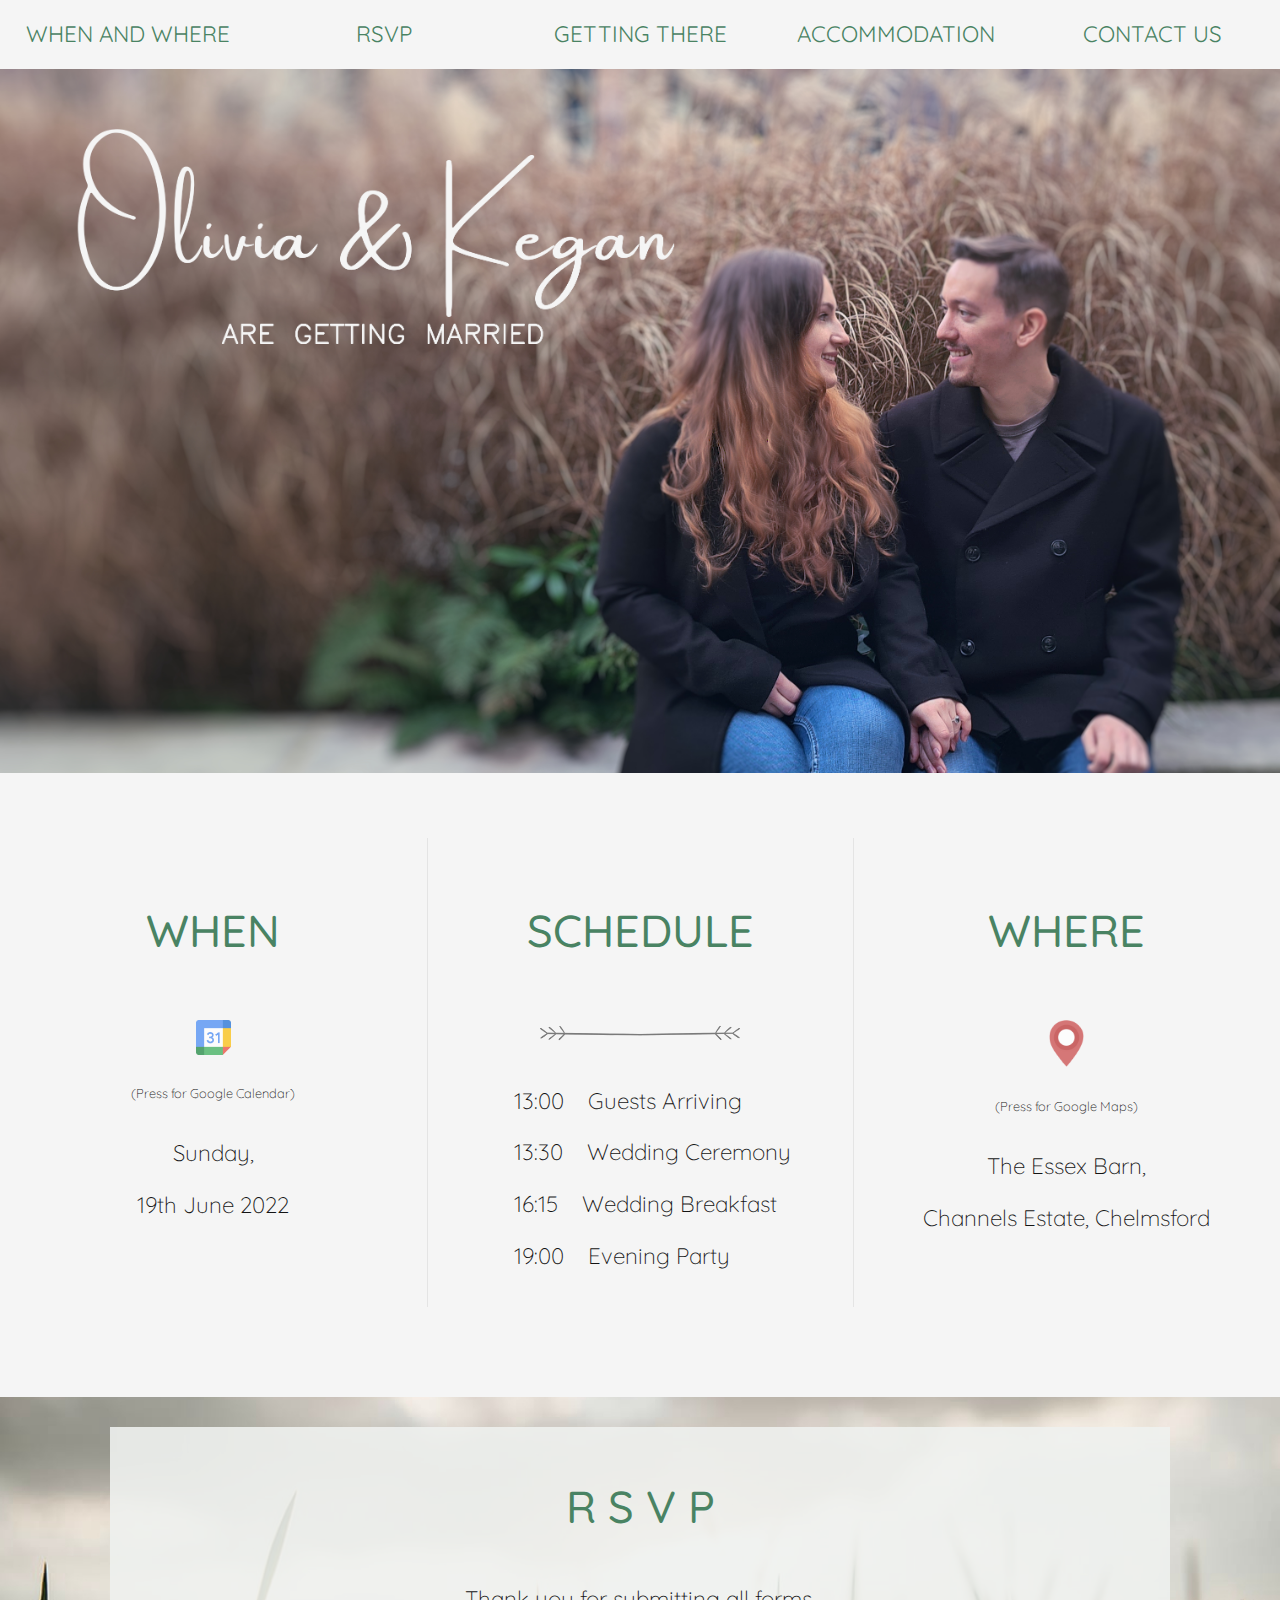
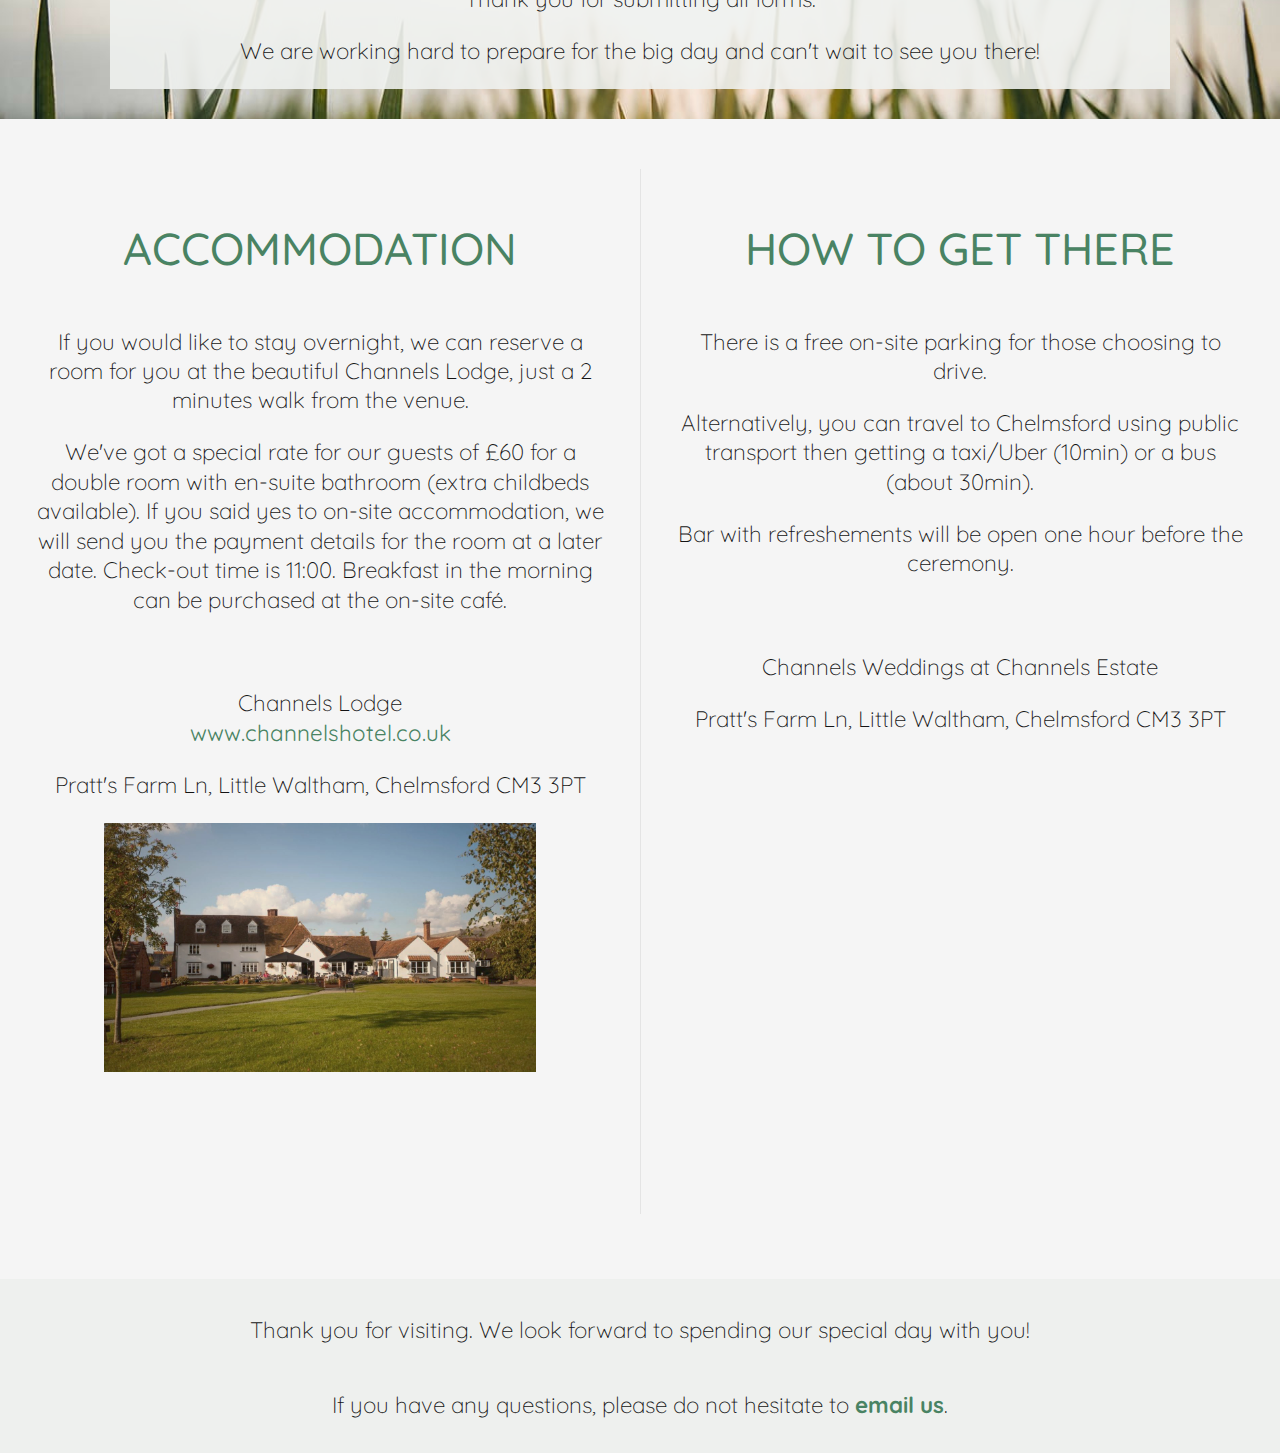
<file: index.html>
<!DOCTYPE html>
<html lang="en">
    <head>
        <meta charset="UTF-8" />
        <meta http-equiv="X-UA-Compatible" content="IE=edge" />
        <meta name="viewport" content="width=device-width, initial-scale=1.0" />
        <link rel="icon" type="image/icon" href="favicon.ico" sizes="16x16" />
        <link rel="stylesheet" href="index.css" />
        <link rel="preconnect" href="https://fonts.googleapis.com" />
        <link rel="preconnect" href="https://fonts.gstatic.com" crossorigin />
        <link
            href="https://fonts.googleapis.com/css2?family=Quicksand:wght@300;400;500&display=swap"
            rel="stylesheet"
        />
        <script src="index.js"></script>
        <title>Kegan and Olivia</title>
    </head>
    <body>
        <header>
            <div class="header-top">
                <div class="nav-item"><a href="#section1">When and where</a></div>
                <div class="nav-item"><a href="#section2">RSVP</a></div>
                <div class="nav-item"><a href="#section5">Getting there</a></div>
                <div class="nav-item"><a href="#section3">Accommodation</a></div>
                <div class="nav-item"><a href="#section4">Contact Us</a></div>
            </div>
        </header>

        <div id="main-container">
            <section id="top">
                <div class="picture-top"></div>
            </section>

            <section id="main">
                <div>
                    <section id="bright-details">
                        <div class="container triple">
                            <div class="col1-3 border-line">
                                <h3 id="section1">When</h3>
                                <div class="col1-3-text">
                                    <div>
                                        <a
                                            target="_blank"
                                            href="https://www.google.com/calendar/render?action=TEMPLATE&text=Wedding+Kegan+and+Olivia&dates=20220619T130000UTC/20220620T000000UTC&location=Channels+Weddings+at+Channels+Estate,+Pratt's+Farm+Ln,+Little+Waltham,+Chelmsford+CM3+3PT,+UK&sf=true&output=xml"
                                            ><img src="Graphics/Google.jpeg" class="icons" />
                                        </a>
                                    </div>
                                    <p class="small-print">(Press for Google Calendar)</p>
                                    <p>Sunday,</p>
                                    <p>19th June 2022</p>
                                </div>
                            </div>

                            <div class="col1-3 border-line">
                                <h3>Schedule</h3>
                                <div class="col1-3-text">
                                    <div><img src="Graphics/line.png" class="line" /></div>
                                    <ul class="schedule-list">
                                        <li><p>13:00&nbsp;&nbsp;&nbsp;&nbsp;Guests Arriving</p></li>
                                        <li>
                                            <p>13:30&nbsp;&nbsp;&nbsp;&nbsp;Wedding Ceremony</p>
                                        </li>
                                        <li>
                                            <p>16:15&nbsp;&nbsp;&nbsp;&nbsp;Wedding Breakfast</p>
                                        </li>
                                        <li><p>19:00&nbsp;&nbsp;&nbsp;&nbsp;Evening Party</p></li>
                                    </ul>
                                </div>
                            </div>

                            <div class="col1-3 border-line">
                                <h3>Where</h3>
                                <div class="col1-3-text">
                                    <div>
                                        <a href="#section5"
                                            ><img src="Graphics/Mappin.jpeg" class="icons" />
                                        </a>
                                    </div>
                                    <p class="small-print">(Press for Google Maps)</p>
                                    <p>The Essex Barn,</p>
                                    <p>Channels Estate, Chelmsford</p>
                                </div>
                            </div>
                        </div>
                    </section>

                    <section id="dark-form">
                        <div class="container quadra">
                            <div class="col1-4"></div>
                            <div class="col2-4 dark-middle" id="section2">

                                <h3>R S V P</h3>

                                <p>Thank you for submitting all forms.</p>
                                <p>We are working hard to prepare for the big day and can't wait to see you there!</p>
                                <!-- 
                                <p>Please submit by <b>28th February</b>.</p>
                                <p>
                                    "We know it isn't traditional, not the way it's done,<br />
                                    But instead of flowers, we'd love some wine!"
                                </p>
                                <form id="rsvp-form" method="POST">
                                    <label>
                                        <input
                                            type="text"
                                            name="name-surname-ad1"
                                            placeholder="Adult 1: Name & Surname"
                                        /> </label
                                    ><br />
                                    <label>
                                        <input
                                            type="text"
                                            name="name-surname-ad2"
                                            placeholder="Adult 2: Name & Surname (if applicable)"
                                        />
                                    </label>
                                    <br />
                                    <label>
                                        <input
                                            type="email"
                                            name="email"
                                            placeholder="Email address"
                                        />
                                    </label>
                                    <br />

                                    <input
                                        id="accepted"
                                        type="radio"
                                        name="ifcoming"
                                        value="accept"
                                        checked
                                    />
                                    <label> ACCEPT: Wouldn't miss it for the world! </label>
                                    <br />
                                    <input
                                        id="declined"
                                        type="radio"
                                        name="ifcoming"
                                        value="decline"
                                    />
                                    <label>
                                        DECLINE: Will celebrate from afar and forever regret this
                                        decision
                                    </label>

                                    <br /><br />
                                    <label>
                                        <input
                                            class="accept-inputs"
                                            type="text"
                                            name="names-children"
                                            placeholder="Names of children attending (if applicable)"
                                        />
                                    </label>
                                    <br />
                                    <label>
                                        <input
                                            class="accept-inputs"
                                            type="text"
                                            name="accomodation-required"
                                            placeholder="Do you require on-site accommodation?"
                                        />
                                    </label>
                                    <br />
                                    <label
                                        ><input
                                            class="accept-inputs"
                                            type="text"
                                            name="diet-requirements"
                                            placeholder="Dietary requirements / allergies"
                                    /></label>
                                    <br />
                                    <label>
                                        <input
                                            class="accept-inputs"
                                            type="text"
                                            name="song-request"
                                            placeholder="I promise to dance if you play...  ♫ ♪"
                                        />
                                    </label>

                                    <label>
                                        <p>Anything else we should know?</p>
                                        <textarea name="notes" value="additional-notes"></textarea>
                                    </label>
                                    <br />

                                    <button id="btn-confirm" type="submit" value="SUBMIT">
                                        SUBMIT
                                    </button>
                                </form>
                                <div><p id="submitted-form"></p></div>
                                -->
                            </div>
                            <div class="col1-4"></div>
                        </div>
                    </section>

                    <section id="bright-accomo">
                        <div class="container double">
                            <div class="col1-2 border-line">
                                <h3 id="section3">Accommodation</h3>
                                <div class="col1-2-text">
                                    <p>
                                        If you would like to stay overnight, we can reserve a room
                                        for you at the beautiful Channels Lodge, just a 2 minutes
                                        walk from the venue.
                                    </p>

                                    <p>
                                        We've got a special rate for our guests of £60 for a double
                                        room with en-suite bathroom (extra childbeds available). If
                                        you said yes to on-site accommodation, we will send you the
                                        payment details for the room at a later date. Check-out time
                                        is 11:00. Breakfast in the morning can be purchased at the
                                        on-site café.
                                    </p>

                                    <br />
                                    <p>
                                        Channels Lodge<br />
                                        <a href="https://channelshotel.co.uk/"
                                            >www.channelshotel.co.uk</a
                                        >
                                    </p>
                                    <p>Pratt's Farm Ln, Little Waltham, Chelmsford CM3 3PT</p>
                                    <img
                                        src="Graphics/channelslodge.jpg"
                                        class="acc-img"
                                        alt="Channels Lodge"
                                    />
                                </div>
                            </div>
                            <div class="col1-2">
                                <h3 id="section5">How to get there</h3>
                                <div class="col1-2-text">
                                    <p>
                                        There is a free on-site parking for those choosing to drive.
                                    </p>
                                    <p>
                                        Alternatively, you can travel to Chelmsford using public
                                        transport then getting a taxi/Uber (10min) or a bus (about
                                        30min).
                                    </p>
                                    <p>
                                        Bar with refreshements will be open one hour before the
                                        ceremony.
                                    </p>
                                    <br />
                                    <p>Channels Weddings at Channels Estate</p>
                                    <p>Pratt's Farm Ln, Little Waltham, Chelmsford CM3 3PT</p>

                                    <iframe
                                        id="map"
                                        src="https://www.google.com/maps/embed?pb=!1m18!1m12!1m3!1d2468.8003418735025!2d0.49611581593240267!3d51.773257099050404!2m3!1f0!2f0!3f0!3m2!1i1024!2i768!4f13.1!3m3!1m2!1s0x47d8eeb39610ac19%3A0x3ec069cb67d38439!2sChannels%20Weddings%20at%20Channels%20Estate!5e0!3m2!1sen!2suk!4v1642700496353!5m2!1sen!2suk"
                                        width="600"
                                        height="450"
                                        style="border: 0"
                                        allowfullscreen=""
                                        loading="lazy"
                                    ></iframe>
                                </div>
                            </div>
                        </div>
                    </section>

                    <section id="dark-footer">
                        <div class="container-bottom" id="section4">
                            <p>
                                Thank you for visiting. We look forward to spending our special day
                                with you!
                            </p>
                            <p>
                                If you have any questions, please do not hesitate to
                                <a href="mailto:kegvia@gmail.com?subject=Wedding Query"
                                    ><b>email us</b></a
                                >.
                            </p>
                        </div>
                    </section>
                </div>
            </section>
        </div>
    </body>
</html>

<!--   <div><img src="Graphics/alarmclock.jpeg" class="icons" ></div> -->
</file>
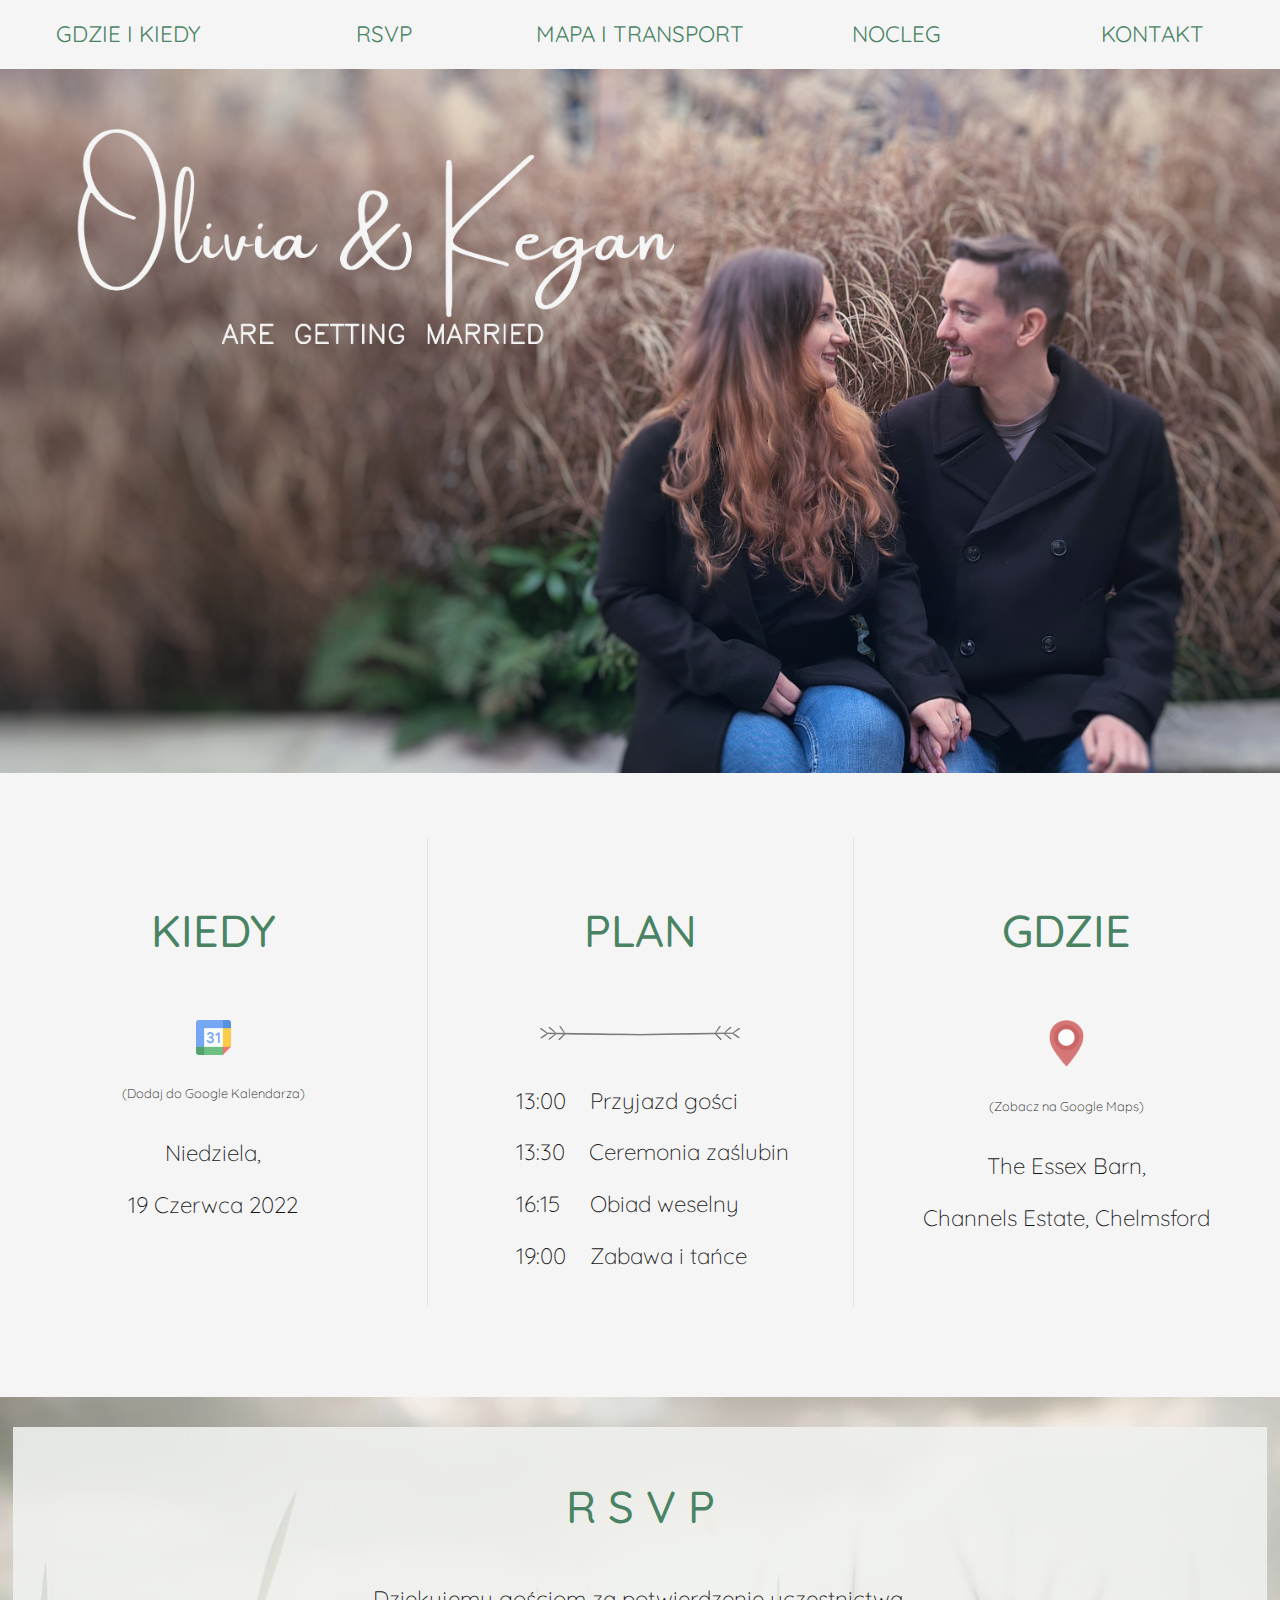
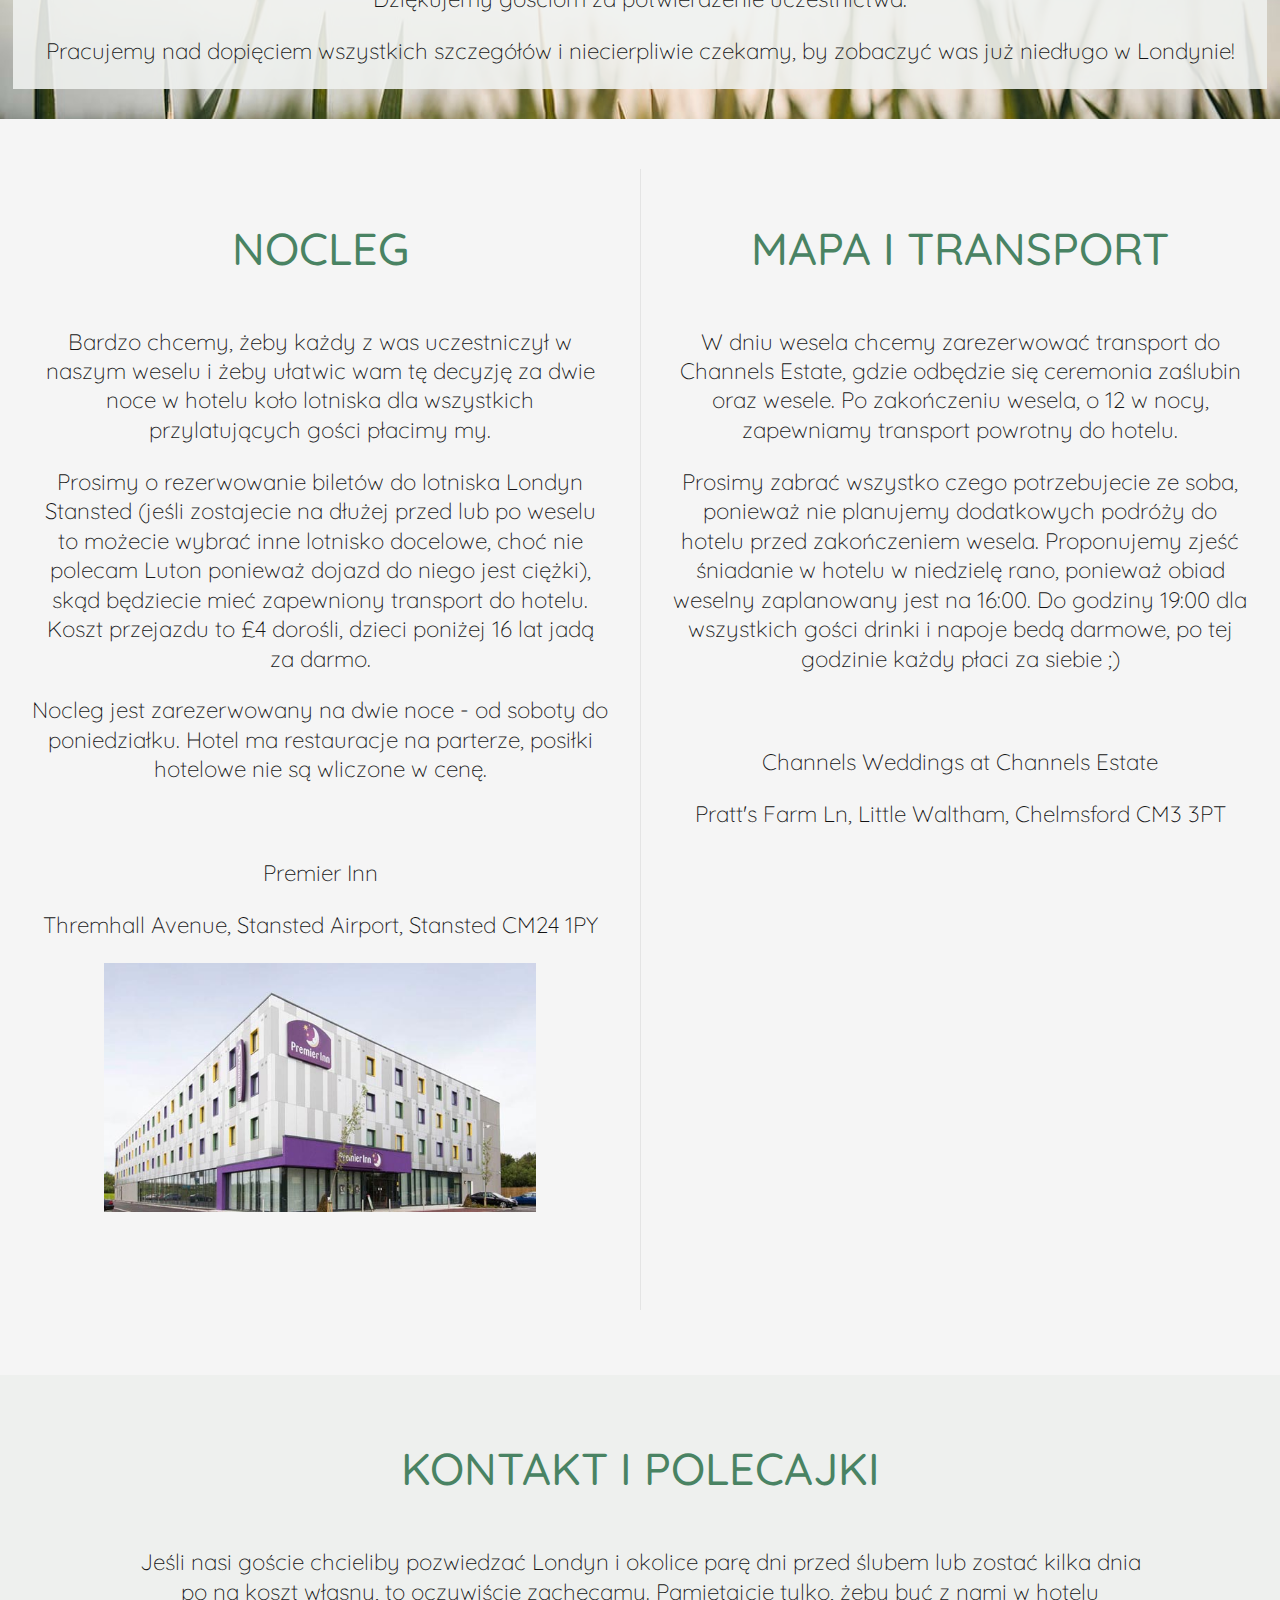
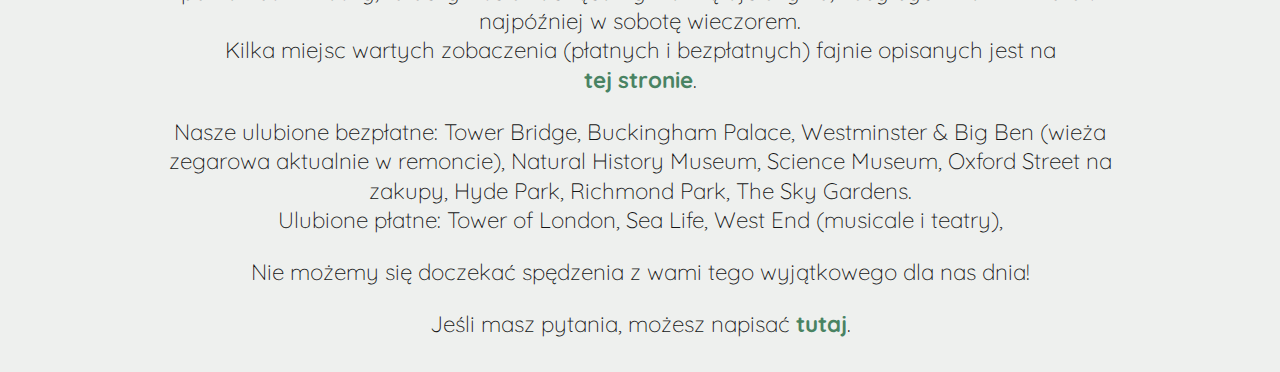
<file: pl/index.html>
<!DOCTYPE html>
<html lang="en">
    <head>
        <meta charset="UTF-8" />
        <meta http-equiv="X-UA-Compatible" content="IE=edge" />
        <meta name="viewport" content="width=device-width, initial-scale=1.0" />
        <link rel="icon" type="image/icon" href="/favicon.ico" sizes="16x16" />
        <link rel="stylesheet" href="/index.css" />
        <link rel="preconnect" href="https://fonts.googleapis.com" />
        <link rel="preconnect" href="https://fonts.gstatic.com" crossorigin />
        <link
            href="https://fonts.googleapis.com/css2?family=Quicksand:wght@300;400;500&display=swap"
            rel="stylesheet"
        />
        <script src="./index.js"></script>
        <title>Kegan and Olivia</title>
    </head>
    <body>
        <header>
            <div class="header-top">
                <div class="nav-item"><a href="#section1">Gdzie i kiedy</a></div>
                <div class="nav-item"><a href="#section2">RSVP</a></div>
                <div class="nav-item"><a href="#section5">Mapa i transport</a></div>
                <div class="nav-item"><a href="#section3">Nocleg</a></div>
                <div class="nav-item"><a href="#section4">Kontakt</a></div>
            </div>
        </header>

        <div id="main-container">
            <section id="top">
                <div class="picture-top"></div>
            </section>

            <section id="main">
                <div>
                    <section id="bright-details">
                        <div class="container triple">
                            <div class="col1-3 border-line">
                                <h3 id="section1">Kiedy</h3>
                                <div class="col1-3-text">
                                    <div>
                                        <a
                                            target="_blank"
                                            href="https://www.google.com/calendar/render?action=TEMPLATE&text=Wedding+Kegan+and+Olivia&dates=20220619T130000UTC/20220620T000000UTC&location=Channels+Weddings+at+Channels+Estate,+Pratt's+Farm+Ln,+Little+Waltham,+Chelmsford+CM3+3PT,+UK&sf=true&output=xml"
                                            ><img src="/Graphics/Google.jpeg" class="icons" />
                                        </a>
                                    </div>
                                    <p class="small-print">(Dodaj do Google Kalendarza)</p>
                                    <p>Niedziela,</p>
                                    <p>19 Czerwca 2022</p>
                                </div>
                            </div>

                            <div class="col1-3 border-line">
                                <h3>Plan</h3>
                                <div class="col1-3-text">
                                    <div><img src="/Graphics/line.png" class="line" /></div>
                                    <ul class="schedule-list">
                                        <li><p>13:00&nbsp;&nbsp;&nbsp;&nbsp;Przyjazd gości</p></li>
                                        <li>
                                            <p>13:30&nbsp;&nbsp;&nbsp;&nbsp;Ceremonia zaślubin</p>
                                        </li>
                                        <li>
                                            <p>16:15&nbsp;&nbsp;&nbsp;&nbsp;&nbsp;Obiad weselny</p>
                                        </li>
                                        <li>
                                            <p>19:00&nbsp;&nbsp;&nbsp;&nbsp;Zabawa i tańce</p>
                                        </li>
                                    </ul>
                                </div>
                            </div>

                            <div class="col1-3 border-line">
                                <h3>Gdzie</h3>
                                <div class="col1-3-text">
                                    <div>
                                        <a href="#section5"
                                            ><img src="/Graphics/Mappin.jpeg" class="icons" />
                                        </a>
                                    </div>
                                    <p class="small-print">(Zobacz na Google Maps)</p>
                                    <p>The Essex Barn,</p>
                                    <p>Channels Estate, Chelmsford</p>
                                </div>
                            </div>
                        </div>
                    </section>

                    <section id="dark-form">
                        <div class="container quadra">
                            <div class="col1-4"></div>
                            <div class="col2-4 dark-middle" id="section2">
                                <h3>R S V P</h3>

                                <p>Dziękujemy gościom za potwierdzenie uczestnictwa.</p>
                                <p>Pracujemy nad dopięciem wszystkich szczegółów i niecierpliwie czekamy, by zobaczyć was już niedługo w Londynie!</p>
                                <!--
                                <p>
                                    Prosimy o wypełnienie formularza i potwierdzenie uczestnictwa do
                                    <b>28 lutego.</b>
                                </p>
                                <p>
                                    "Na wesele przybywajcie o prezenty się nie martwcie,<br />
                                    By nie składać ich na stercie niechaj zmieszczą się w
                                    kopercie.<br />
                                    Bardzo chcemy wszystkich prosić, by nam kwiatów nie
                                    przynosić.<br />
                                    Stąd wiadomość ku publice: Chcemy z winem mieć piwnicę!"
                                </p>
                                <form id="rsvp-form" method="POST">
                                    <label>
                                        <input
                                            type="text"
                                            name="name-surname-ad1"
                                            placeholder="Dorosły 1: Imię i nazwisko"
                                        /> </label
                                    ><br />
                                    <label>
                                        <input
                                            type="text"
                                            name="name-surname-ad2"
                                            placeholder="Dorosły 2: Imię i nazwisko"
                                        />
                                    </label>
                                    <br />
                                    <label>
                                        <input type="email" name="email" placeholder="Email" />
                                    </label>
                                    <br />

                                    <input
                                        id="accepted"
                                        type="radio"
                                        name="ifcoming"
                                        value="accept"
                                        checked
                                    />
                                    <label> POTWIERDZAM: Oczywiście, że będziemy! </label>
                                    <br />
                                    <input
                                        id="declined"
                                        type="radio"
                                        name="ifcoming"
                                        value="decline"
                                    />
                                    <label> ODMAWIAM: Niestety nie damy rady... </label>

                                    <br /><br />
                                    <label>
                                        <input
                                            class="accept-inputs"
                                            type="text"
                                            name="names-children"
                                            placeholder="Imiona dzieci"
                                        />
                                    </label>
                                    <br />
                                    <label
                                        ><input
                                            class="accept-inputs"
                                            type="text"
                                            name="diet-requirements"
                                            placeholder="Alergie / wymagania dietetyczne"
                                    /></label>
                                    <br />
                                    <label>
                                        <input
                                            class="accept-inputs"
                                            type="text"
                                            name="song-request"
                                            placeholder="Na tej piosence na pewno będę na parkiecie...  ♫ ♪"
                                        />
                                    </label>

                                    <label>
                                        <p>Informacje i wiadomości dodatkowe:</p>
                                        <textarea name="notes" value="additional-notes"></textarea>
                                    </label>
                                    <br />

                                    <button id="btn-confirm" type="submit" value="SUBMIT">
                                        WYŚLIJ
                                    </button>
                                </form>
                                <div><p id="submitted-form"></p></div>
                                -->
                            </div>
                            <div class="col1-4"></div>
                        </div>
                    </section>

                    <section id="bright-accomo">
                        <div class="container double">
                            <div class="col1-2 border-line">
                                <h3 id="section3">Nocleg</h3>
                                <div class="col1-2-text">
                                    <p>
                                        Bardzo chcemy, żeby każdy z was uczestniczył w naszym weselu
                                        i żeby ułatwic wam tę decyzję za dwie noce w hotelu koło
                                        lotniska dla wszystkich przylatujących gości płacimy my.
                                    </p>

                                    <p>
                                        Prosimy o rezerwowanie biletów do lotniska Londyn Stansted
                                        (jeśli zostajecie na dłużej przed lub po weselu to możecie
                                        wybrać inne lotnisko docelowe, choć nie polecam Luton
                                        ponieważ dojazd do niego jest ciężki), skąd będziecie mieć
                                        zapewniony transport do hotelu. Koszt przejazdu to £4
                                        dorośli, dzieci poniżej 16 lat jadą za darmo.
                                    </p>

                                    <p>
                                        Nocleg jest zarezerwowany na dwie noce - od soboty do
                                        poniedziałku. Hotel ma restauracje na parterze, posiłki
                                        hotelowe nie są wliczone w cenę.
                                    </p>

                                    <br />
                                    <p>Premier Inn</p>
                                    <p>Thremhall Avenue, Stansted Airport, Stansted CM24 1PY</p>
                                    <img
                                        src="/Graphics/StanstedInn.jpg"
                                        class="acc-img"
                                        alt="Premier Inn"
                                    />
                                </div>
                            </div>
                            <div class="col1-2">
                                <h3 id="section5">Mapa i transport</h3>
                                <div class="col1-2-text">
                                    <p>
                                        W dniu wesela chcemy zarezerwować transport do Channels
                                        Estate, gdzie odbędzie się ceremonia zaślubin oraz wesele.
                                        Po zakończeniu wesela, o 12 w nocy, zapewniamy transport
                                        powrotny do hotelu.
                                    </p>
                                    <p>
                                        Prosimy zabrać wszystko czego potrzebujecie ze soba,
                                        ponieważ nie planujemy dodatkowych podróży do hotelu przed
                                        zakończeniem wesela. Proponujemy zjeść śniadanie w hotelu w
                                        niedzielę rano, ponieważ obiad weselny zaplanowany jest na
                                        16:00. Do godziny 19:00 dla wszystkich gości drinki i napoje
                                        bedą darmowe, po tej godzinie każdy płaci za siebie ;)
                                    </p>
                                    <br />
                                    <p>Channels Weddings at Channels Estate</p>
                                    <p>Pratt's Farm Ln, Little Waltham, Chelmsford CM3 3PT</p>

                                    <iframe
                                        id="map"
                                        src="https://www.google.com/maps/embed?pb=!1m18!1m12!1m3!1d2468.8003418735025!2d0.49611581593240267!3d51.773257099050404!2m3!1f0!2f0!3f0!3m2!1i1024!2i768!4f13.1!3m3!1m2!1s0x47d8eeb39610ac19%3A0x3ec069cb67d38439!2sChannels%20Weddings%20at%20Channels%20Estate!5e0!3m2!1sen!2suk!4v1642700496353!5m2!1sen!2suk"
                                        width="600"
                                        height="450"
                                        style="border: 0"
                                        allowfullscreen=""
                                        loading="lazy"
                                    ></iframe>
                                </div>
                            </div>
                        </div>
                    </section>

                    <section id="dark-footer">
                        <div class="container-bottom" id="section4">
                            <div class="info-bottom">
                                <h3>Kontakt i polecajki</h3>
                                <p>
                                    Jeśli nasi goście chcieliby pozwiedzać Londyn i okolice parę dni
                                    przed ślubem lub zostać kilka dnia po na koszt własny, to
                                    oczywiście zachęcamy. Pamiętajcie tylko, żeby być z nami w
                                    hotelu najpóźniej w sobotę wieczorem. <br />
                                    Kilka miejsc wartych zobaczenia (płatnych i bezpłatnych) fajnie
                                    opisanych jest na<br />
                                    <a
                                        href="https://101countriesbefore50.com/anglia/londyn-na-weekend/"
                                        ><b>tej stronie</b></a
                                    >.
                                </p>
                                <p>
                                    Nasze ulubione bezpłatne: Tower Bridge, Buckingham Palace,
                                    Westminster & Big Ben (wieża zegarowa aktualnie w remoncie),
                                    Natural History Museum, Science Museum, Oxford Street na zakupy,
                                    Hyde Park, Richmond Park, The Sky Gardens. <br />Ulubione
                                    płatne: Tower of London, Sea Life, West End (musicale i teatry),
                                    <br />
                                </p>
                                <p>
                                    Nie możemy się doczekać spędzenia z wami tego wyjątkowego dla
                                    nas dnia!
                                </p>
                                <p>
                                    Jeśli masz pytania, możesz napisać
                                    <a href="mailto:kegvia@gmail.com?subject=Slubne pytania"
                                        ><b>tutaj</b></a
                                    >.
                                </p>
                            </div>
                        </div>
                    </section>
                </div>
            </section>
        </div>
    </body>
</html>

<!--   <div><img src="Graphics/alarmclock.jpeg" class="icons" ></div> -->
</file>
<file: index.css>
body {
    text-align: center;
    background-color: rgb(245, 245, 245);
    margin: 0 auto;
    max-width: 100%;
    font-family: 'Quicksand', sans-serif;
    font-size: 1.4rem;
    line-height: 1.31579;
}

#bright-details {
    background-image: rgb(245, 245, 245);
    margin: 65px 0px 90px 0px;
}
#bright-accomo {
    background-color: rgb(245, 245, 245);
    margin: 50px 0 65px 0;
}

#dark-form {
    background-image: url(./Graphics/960519.jpg);
    background-position-y: 25%;
    background-size: cover;
    padding: 30px 0 30px;
}

#dark-footer {
    background-color: #eef0ee;
    padding: 15px 0 10px 0;
}


.header-top {
    width: 100%;
    display: flex;
    flex-direction: row;
    justify-content: space-evenly;
    flex-wrap: wrap;
    text-align:center ;
}

.nav-item {
    padding: 20px 5px 20px 5px;
    flex: 1 1 18%;
    text-transform: uppercase;
}


.picture-top {
    background-image: url(./Graphics/20220130.jpeg); 
    background-size: 100% auto;
    height: 1;
    padding-top: 55%;
    background-repeat: no-repeat;
    background-size: cover;
}

.container {
    display: flex;
    flex-direction: row;
    justify-content: space-evenly;
}

.triple {
    flex-wrap: wrap;
    align-content: space-evenly;
}

.double {
    flex-wrap: wrap;
    align-content: space-evenly;
}

.col1-3 {
    flex: 1 1 30%;
    min-width: 350px;
    padding: 1% 0 1%;
}
.col1-3-text {
    padding: 0 5% 0 5%;
}

.col1-2 {
    flex: 1 1 45%;
}
.col1-2-text {
    padding: 0 5% 0 5%;
}

.col1-4 {
    flex: 1 1 auto;
}

.col2-4 {
    flex: 2 2 auto;
    padding: 0 20px 0 20px;
}

.border-line {
    border-right: 0.5px ridge rgba(20, 20, 20, 0.07);
    margin-right: -1px;
}

.dark-middle {
    background-color: rgba(238, 240, 238, 0.897);
}

.container-bottom {
    display: flex;
    flex-direction: column;
    justify-content: center;
}
.info-bottom {
    align-content: center;
    padding: 0 10% 0 10%;
}

ul {
    display: inline-block; 
    list-style: none;
	text-align: left;
    color: rgba(20, 20, 20);
    font-weight: 300;
    margin: 0px 0px; 
    padding-inline-start: 25px;
}

button {
    cursor: pointer;
    font-size: 1rem;
    font-weight: 300;
    padding: 12px 20px;
    margin: 8px 0 25px 0;
    border-radius: 3px;
    border-width: 1px;
}
button:hover {
    background-color: rgb(73, 131, 99);
}

input,
textarea {
    width: 80%;
    padding: 12px 5px;
    margin: 8px 0;
    box-sizing: border-box;
}

input:focus {
    border: 6px solid rgb(42, 77, 65);
}

input[type=radio] {
    margin-top: 35px;
    width: 5%;
}

textarea {
    margin-top: 0px
}

.acc-img {
    max-width: 75%;
}
#map {
    width: 75%;
}

.icons{
    height: auto;
    width: 35px;
    padding: 10px 0 10px;
    opacity: 0.7;
}
.icons:hover {
    opacity: 0.9;
}
.line {
    height: auto;
    width: 250px;
    padding: 0px 0px;
    opacity: 0.5;
}

h1,
h2,
h3,
h4 {
    text-transform: uppercase;
}

h3 {
    color: rgb(73, 131, 99);
    font-weight: 500;
    font-size: 2.8rem;
    padding: 5px 10px 5px 10px;
}

label,
p {
    color: rgba(20, 20, 20);
    font-weight: 300;
}
.small-print {
    font-size:  0.8rem;
    padding-bottom: 15px;;
}

a {
    color: rgb(73, 131, 99);
    text-decoration: none;
    font-weight: 400;
    cursor: pointer;
}

a:hover {
    color: rgb(230, 184, 61);
}

@media (max-width: 800px) {
    .picture-top {
        background-image: url(./Graphics/20220130M.jpeg);   
        background-size: 100% auto;
        height: 0;
        padding-top: 120%;
        background-repeat: no-repeat;
    }

    .header-top {
        padding-bottom: 8px;
    }
   
    .nav-item {
        font-size: 1rem;
        padding: 6px 5px 6px 5px;
        flex: 1 1 20%;
        text-transform: uppercase;
    }

    .col1-2 {
        min-width: 250px;
    }

    label,
    p {
        font-size: 1.2rem;
    }

    h3 {
        font-size: 2rem;
    }
}


/*
img {
    max-width: 100%;
    height: auto;
}

colour 8fae71 


    background-image: url(./Graphics/backgrounda.jpeg);
    background-size: cover;
    background-repeat: no-repeat;
    position: center;
    max-width: 100%;

    text-decoration: underline;
    text-underline-offset: 17px;
    text-decoration-thickness: 1px;
    text-decoration-color:  rgba(20, 20, 20, 0.07);


#main-container {
    padding-top: 10px;
}

   overflow-x: hidden;
    white-space: nowrap;


     .header-img {
        height: 100%;
        transform: scale(1.5);
    }
</file>
